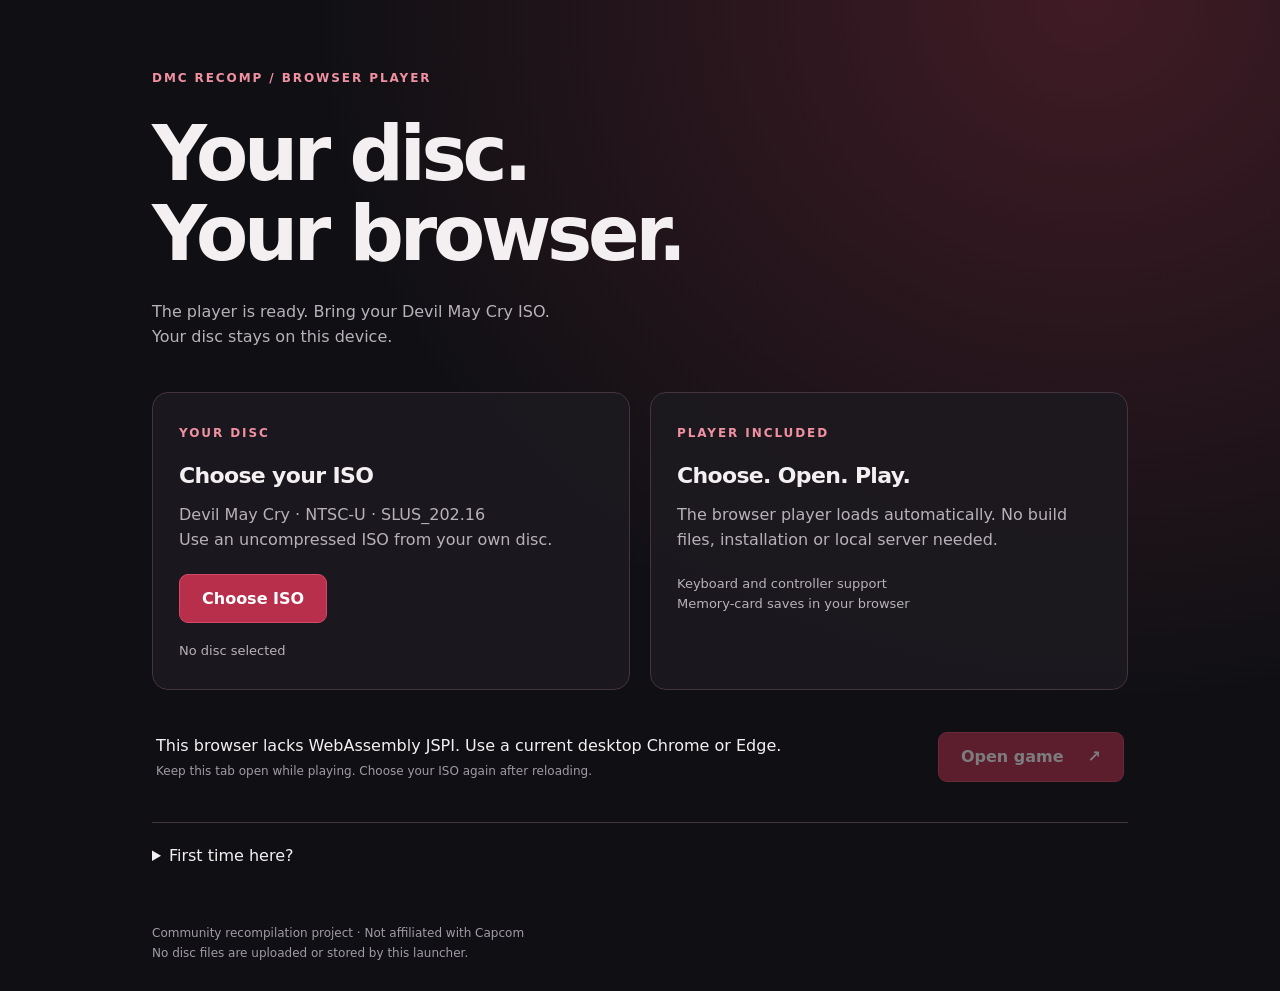
<file: web/pages/index.html>
<!doctype html>
<html lang="en">
<head>
  <meta charset="utf-8">
  <meta name="viewport" content="width=device-width, initial-scale=1">
  <meta name="color-scheme" content="dark">
  <title>Devil May Cry · Browser launcher</title>
  <link rel="stylesheet" href="style.css">
  <script type="module" src="launcher.mjs"></script>
</head>
<body>
  <main id="picker">
    <header><span class="eyebrow">DMC RECOMP / BROWSER PLAYER</span><h1>Your disc.<br>Your browser.</h1><p>The player is ready. Bring your Devil May Cry ISO.<br>Your disc stays on this device.</p></header>
    <div class="steps">
      <section><span class="number">YOUR DISC</span><h2>Choose your ISO</h2><p>Devil May Cry · NTSC-U · SLUS_202.16<br>Use an uncompressed ISO from your own disc.</p><label class="button" for="iso">Choose ISO</label><input id="iso" type="file" accept=".iso" class="file"><p id="iso-status" class="selection">No disc selected</p></section>
      <section><span class="number">PLAYER INCLUDED</span><h2>Choose. Open. Play.</h2><p>The browser player loads automatically. No build files, installation or local server needed.</p><p class="selection">Keyboard and controller support<br>Memory-card saves in your browser</p></section>
    </div>
    <div class="launch"><div><p id="status" role="status" aria-live="polite">Preparing browser…</p><p class="small">Keep this tab open while playing. Choose your ISO again after reloading.</p></div><button id="play" disabled>Open game <span aria-hidden="true">↗</span></button></div>
    <details><summary>First time here?</summary><p>Choose your Devil May Cry NTSC-U disc image, then open the game. The included browser player downloads automatically (about 31 MB). Your ISO is read locally as you play and is never uploaded.</p><p>Use a current desktop Chrome or Edge. WebGPU is recommended. Saves belong to this site’s browser storage; export memory-card backups in the player’s settings. Localhost saves are separate.</p><p><a href="https://github.com/awest813/DMC-Recomp#readme" target="_blank" rel="noopener">Project and controls on GitHub ↗</a></p></details>
    <footer>Community recompilation project · Not affiliated with Capcom<br>No disc files are uploaded or stored by this launcher.</footer>
    <noscript>Enable JavaScript to choose your disc and start the player.</noscript>
  </main>
  <div id="session" hidden><nav><span>LOCAL GAME SESSION</span><button id="back">Close game</button></nav><iframe id="game" title="Devil May Cry player" allow="fullscreen; gamepad; autoplay" allowfullscreen></iframe></div>
</body>
</html>
</file>
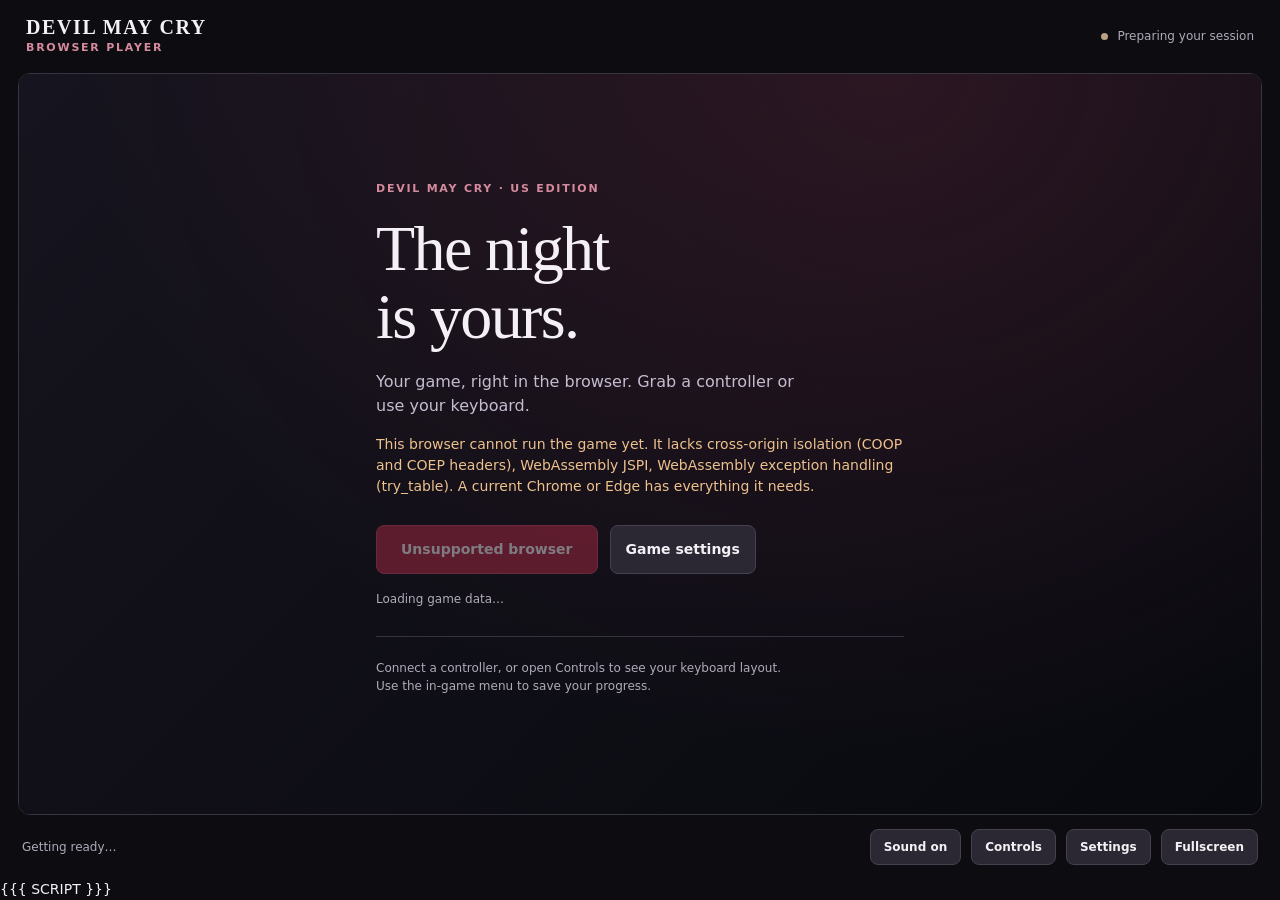
<file: web/shell.html>
<!doctype html>
<html lang="en">
<head>
<meta charset="utf-8">
<meta name="viewport" content="width=device-width, initial-scale=1, viewport-fit=cover">
<title>Devil May Cry — Browser Player</title>
<style>
  :root { color-scheme: dark; --bg: #15151b; --card: #202029; --line: #37333f; --muted: #b0aab9; --accent: #b72c48; }
  * { box-sizing: border-box; }
  [hidden] { display: none !important; }
  html, body { margin: 0; height: 100%; background: #0c0c11; color: #f4f0f6; font: 14px/1.5 system-ui, sans-serif; }
  body { display: flex; flex-direction: column; height: 100dvh; overflow: hidden; }
  button, select, input { font: inherit; }
  button, select { color: inherit; background: #2b2833; border: 1px solid #47404f; padding: 9px 15px; border-radius: 8px; }
  button { cursor: pointer; font-weight: 600; }
  button:hover { background: #3b3343; border-color: #75657f; }
  button:disabled { opacity: .45; cursor: default; }
  :focus-visible { outline: 2px solid #e2a6b6; outline-offset: 4px; }
  .primary { background: var(--accent); border-color: #d14a65; color: #fff; }
  .primary:hover { background: #d03655; }
  .muted { color: var(--muted); }
  #chrome { display: flex; align-items: center; justify-content: space-between; gap: 16px; padding: 16px 26px; }
  .brand { font: 600 20px Georgia, serif; letter-spacing: .08em; }
  .eyebrow { color: #d58b9d; font-size: 11px; font-weight: 700; text-transform: uppercase; letter-spacing: .16em; }
  #session-state { display: inline-flex; align-items: center; gap: 9px; color: var(--muted); font-size: 12px; }
  #session-state::before { content: ''; width: 7px; height: 7px; border-radius: 50%; background: #baa084; }
  body.running #session-state::before { background: #98c7a4; }
  #stage { flex: 1; position: relative; display: flex; align-items: center; justify-content: center; min-height: 0; margin: 0 18px; border: 1px solid var(--line); border-radius: 12px; overflow: hidden; background: #000; }
  canvas { width: 100%; height: 100%; display: block; background: #000; touch-action: none; }
  #bar { display: flex; flex-wrap: wrap; gap: 10px; align-items: center; padding: 14px 22px; }
  #status { flex: 1; min-width: 100px; color: var(--muted); font-size: 12px; }
  #fps { color: #d8cfdc; font-size: 12px; font-variant-numeric: tabular-nums; }
  #bar button { font-size: 12px; padding: 8px 13px; }
  #overlay { position: absolute; z-index: 2; inset: 0; display: grid; place-items: center; padding: 24px; overflow: auto; background: radial-gradient(ellipse at 70% 0%, #63253955, transparent 65%), linear-gradient(135deg, #16141e, #08090f); }
  #panel { max-width: 600px; width: 100%; text-align: left; padding: clamp(4px, 4vw, 36px); }
  #panel h1 { font: 500 clamp(36px, 6vw, 64px)/1.05 Georgia, serif; margin: 18px 0 20px; letter-spacing: -.025em; }
  #panel .intro { color: #c5bdcf; max-width: 440px; font-size: 16px; }
  .start-actions { display: flex; flex-wrap: wrap; gap: 12px; margin-top: 28px; }
  #start { min-width: 190px; padding: 13px 24px; }
  #loading-status { margin: 16px 0 0; font-size: 12px; color: var(--muted); }
  #help { margin: 14px 0; line-height: 1.5; color: #ecc18d; }
  .start-tip { padding-top: 22px; margin-top: 28px; border-top: 1px solid var(--line); color: var(--muted); font-size: 12px; }
  dialog { color: inherit; background: var(--bg); border: 1px solid #544553; border-radius: 16px; padding: 0; width: min(560px, calc(100vw - 28px)); max-height: 88dvh; overflow: auto; box-shadow: 0 24px 100px #000a; }
  dialog::backdrop { background: #05050bb8; backdrop-filter: blur(5px); }
  .dialog-head { display: flex; justify-content: space-between; align-items: center; padding: 22px 26px; border-bottom: 1px solid var(--line); }
  .dialog-head h2 { font: 500 24px Georgia, serif; margin: 0; }
  .close { padding: 3px 11px; font-size: 23px; background: transparent; border-color: transparent; }
  .dialog-body { padding: 0 26px 24px; }
  .dialog-body h3 { font-size: 13px; margin: 24px 0 12px; }
  .setting { display: flex; align-items: center; justify-content: space-between; gap: 18px; margin: 14px 0; }
  .setting select { min-width: 205px; max-width: 65%; }
  .setting input[type=range] { width: min(230px, 60%); accent-color: #dc6a83; }
  .setting output { margin-left: 6px; font-variant-numeric: tabular-nums; }
  .small-note { color: var(--muted); font-size: 12px; }
  .button-row { display: flex; flex-wrap: wrap; gap: 10px; }
  .bindings { margin: 12px 0; display: grid; grid-template-columns: 1fr 1fr; gap: 14px 24px; }
  .bindings div { border-bottom: 1px solid var(--line); padding-bottom: 10px; }
  .bindings dt { color: var(--muted); font-size: 12px; }
  .bindings dd { margin: 5px 0 0; font-weight: 600; }
  #stats { margin-top: 12px; color: #b7adca; font: 11px/1.7 ui-monospace, monospace; overflow-wrap: anywhere; }
  details { margin-top: 24px; border-top: 1px solid var(--line); padding-top: 14px; }
  summary { cursor: pointer; font-size: 12px; color: var(--muted); }
  #toast { position: fixed; z-index: 20; left: 50%; bottom: 88px; transform: translateX(-50%); width: max-content; max-width: calc(100vw - 32px); padding: 12px 20px; border: 1px solid #726070; border-radius: 10px; background: #302632; box-shadow: 0 8px 40px #0008; }
  #fullscreen-tools { display: none; position: fixed; z-index: 3; right: 14px; top: 14px; gap: 8px; opacity: .5; }
  #fullscreen-tools:hover, #fullscreen-tools:focus-within { opacity: 1; }
  body.fullscreen #fullscreen-tools { display: flex; }
  body.fullscreen #chrome { display: none; }
  body.fullscreen #stage { margin: 0; border: 0; border-radius: 0; }
  @media (max-width: 620px) {
    #chrome { padding: 12px 16px; } .brand { font-size: 16px; }
    #stage { margin: 0 8px; } #bar { padding: 10px; gap: 7px; }
    #bar #status { flex-basis: 55%; } #bar button { flex: 1; padding: 10px 8px; }
    #panel { padding: 4px; } .start-tip { margin-top: 18px; padding-top: 14px; }
    .dialog-head { padding: 18px; } .dialog-body { padding: 0 18px 22px; }
    .bindings { gap: 12px 16px; } .setting select { min-width: 160px; }
  }
  .controls { display: none; }
  body.touch { overscroll-behavior: none; overflow-y: auto; -webkit-user-select: none; user-select: none; }
  body.touch #stage { flex: none; width: auto; align-self: stretch; aspect-ratio: 4 / 3; max-height: 60vh; }
  body.touch.wide #stage { aspect-ratio: 16 / 9; }
  body.touch .controls {
    flex: 1; display: grid; grid-template-columns: 1fr 1fr; grid-template-areas: "mid mid" "left right";
    gap: 10px 8px; align-content: center; padding: 8px 12px calc(8px + env(safe-area-inset-bottom));
    touch-action: none; -webkit-touch-callout: none; -webkit-tap-highlight-color: transparent;
    --ctl: #1d2433; --ctl-on: #4a6aa5; --ctl-line: #34405a; --ctl-text: #dfe6f3;
  }
  .cluster { display: flex; flex-direction: column; align-items: center; gap: 12px; }
  .cluster.left { grid-area: left; } .cluster.right { grid-area: right; }
  .cluster.mid { grid-area: mid; flex-direction: row; gap: 10px; justify-self: center; }
  .shoulders { display: flex; gap: 8px; width: 100%; max-width: 160px; }
  .ctl {
    display: flex; align-items: center; justify-content: center; color: var(--ctl-text);
    background: var(--ctl); border: 1px solid var(--ctl-line); font-weight: 600;
  }
  .ctl.on, .dpad span.on { background: var(--ctl-on); }
  .shoulder { flex: 1; height: 38px; border-radius: 12px 12px 6px 6px; }
  .small { padding: 0 12px; height: 30px; border-radius: 15px; font-size: 12px; font-weight: 500; }
  .face { display: grid; grid-template-columns: repeat(3, 50px); grid-template-rows: repeat(3, 50px); }
  .face .ctl { border-radius: 50%; font-size: 20px; }
  .face .tri { grid-area: 1 / 2; } .face .sq { grid-area: 2 / 1; }
  .face .ci { grid-area: 2 / 3; } .face .cr { grid-area: 3 / 2; }
  .dpad { width: 120px; height: 120px; display: grid; grid-template-columns: repeat(3, 40px); grid-template-rows: repeat(3, 40px); }
  .dpad span {
    display: flex; align-items: center; justify-content: center; font-size: 14px;
    color: var(--ctl-text); background: var(--ctl); border: 1px solid var(--ctl-line);
  }
  .dpad .up { grid-area: 1 / 2; border-radius: 8px 8px 0 0; } .dpad .down { grid-area: 3 / 2; border-radius: 0 0 8px 8px; }
  .dpad .left { grid-area: 2 / 1; border-radius: 8px 0 0 8px; } .dpad .right { grid-area: 2 / 3; border-radius: 0 8px 8px 0; }
  .dpad .hub { grid-area: 2 / 2; }
  .stick { position: relative; width: 120px; height: 120px; border-radius: 50%; background: var(--ctl); border: 1px solid var(--ctl-line); }
  .knob {
    position: absolute; left: 50%; top: 50%; width: 52px; height: 52px; margin: -26px 0 0 -26px;
    border-radius: 50%; background: var(--ctl-on); border: 1px solid var(--ctl-line);
  }
  body.touch.hide-controls .controls { display: none; }
  body.fullscreen { background: #000; overflow: hidden; }
  body.fullscreen #bar { display: none; }
  @media (orientation: landscape) {
    body.touch #stage { flex: 1; aspect-ratio: auto; max-height: none; }
    body.touch .controls { position: fixed; inset: 0; display: block; padding: 0; pointer-events: none; z-index: 1;
      --ctl: rgba(255, 255, 255, 0.12); --ctl-on: rgba(255, 255, 255, 0.45); --ctl-line: rgba(255, 255, 255, 0.28); --ctl-text: #fff; }
    body.touch .cluster { position: absolute; top: 8px; bottom: 40px; justify-content: space-between; pointer-events: auto; opacity: 0.75; }
    body.touch .cluster.left { left: calc(10px + env(safe-area-inset-left)); }
    body.touch .cluster.right { right: calc(10px + env(safe-area-inset-right)); }
    body.touch .cluster.mid { top: auto; bottom: 40px; left: 50%; transform: translateX(-50%); }
    body.touch .dpad { width: 105px; height: 105px; grid-template-columns: repeat(3, 35px); grid-template-rows: repeat(3, 35px); }
    body.touch .stick { width: 105px; height: 105px; }
    body.touch .face { grid-template-columns: repeat(3, 44px); grid-template-rows: repeat(3, 44px); }
    body.fullscreen.touch .cluster { bottom: calc(8px + env(safe-area-inset-bottom)); }
    body.fullscreen.touch .cluster.mid { bottom: calc(8px + env(safe-area-inset-bottom)); }
  }
</style>
</head>
<body>
<header id="chrome"><div><span class="brand">DEVIL MAY CRY</span><div class="eyebrow">Browser player</div></div><span id="session-state">Preparing your session</span></header>
<main id="stage"><canvas id="canvas" tabindex="0" aria-label="Game screen"></canvas>
  <div id="overlay"><div id="panel">
    <div class="eyebrow">Devil May Cry · US edition</div>
    <h1>The night<br>is yours.</h1>
    <p class="intro" id="session-intro">Your game, right in the browser. Grab a controller or use your keyboard.</p>
    <p id="help" hidden></p>
    <div class="start-actions"><button id="start" class="primary" disabled>Preparing game…</button><button type="button" data-open="settings-dialog">Game settings</button></div>
    <p id="loading-status" role="status">Loading game data…</p>
    <p class="start-tip">Connect a controller, or open Controls to see your keyboard layout.<br>Use the in-game menu to save your progress.</p>
  </div></div>
</main>
<div id="touch" class="controls" aria-hidden="true">
  <div class="cluster left">
    <div class="shoulders"><div class="ctl shoulder" data-btn="256">L2</div><div class="ctl shoulder" data-btn="1024">L1</div></div>
    <div class="dpad" data-dpad>
      <span class="up" data-dir="16">▲</span><span class="left" data-dir="128">◀</span><span class="hub"></span>
      <span class="right" data-dir="32">▶</span><span class="down" data-dir="64">▼</span>
    </div>
    <div class="stick" data-stick><div class="knob" id="knob"></div></div>
  </div>
  <div class="cluster mid">
    <div class="ctl small" data-btn="1">Select</div>
    <div class="ctl small" data-btn="8">Start</div>
  </div>
  <div class="cluster right">
    <div class="shoulders"><div class="ctl shoulder" data-btn="2048">R1</div><div class="ctl shoulder" data-btn="512">R2</div></div>
    <div class="face">
      <div class="ctl tri" data-btn="4096">△</div>
      <div class="ctl sq" data-btn="32768">□</div>
      <div class="ctl ci" data-btn="8192">○</div>
      <div class="ctl cr" data-btn="16384">✕</div>
    </div>
  </div>
</div>
<footer id="bar"><span id="status" role="status">Getting ready…</span><span id="fps"></span>
  <button id="mute" type="button" aria-pressed="false">Sound on</button>
  <button id="controls-open" type="button" data-open="controls-dialog">Controls</button>
  <button id="settings-open" type="button" data-open="settings-dialog">Settings</button>
  <button id="controls-toggle" type="button" hidden>Hide controls</button>
  <button id="fullscreen" type="button" title="Fullscreen (Alt+Enter or double click)">Fullscreen</button>
</footer>
<div id="fullscreen-tools"><button type="button" data-open="settings-dialog">Settings</button><button id="exit-fullscreen" type="button">Exit fullscreen</button></div>
<div id="toast" role="status" popover="manual" hidden></div>
<dialog id="settings-dialog" aria-labelledby="settings-title">
  <div class="dialog-head"><h2 id="settings-title">Game settings</h2><button class="close" type="button" data-close aria-label="Close settings">×</button></div>
  <div class="dialog-body">
    <p class="small-note live-note">The game keeps running while this panel is open.</p>
    <h3>Sound</h3>
    <label class="setting" for="volume"><span>Volume <output id="volume-value">100%</output></span><input id="volume" type="range" min="0" max="100" value="100"></label>
    <h3>Picture</h3>
    <label class="setting" for="scale"><span>Picture quality</span><select id="scale"><option value="1">1x · Original detail</option><option value="2">2x · Sharper</option><option value="3">3x · Sharpest</option></select></label>
    <label class="setting" for="aspect"><span>Screen shape</span><select id="aspect"><option value="4:3">4:3 · Original</option><option value="16:9">16:9 · Stretched</option></select></label>
    <p class="small-note">Try 1x if sound breaks up or the game slows down. Picture changes restart the session from its starting point; save in the game first.</p>
    <button id="apply-display" type="button" disabled>Apply &amp; restart</button>
    <h3>Memory card</h3>
    <p id="card-status" class="small-note" aria-live="polite">Game saves stay in this browser. Export a backup to keep a separate copy.</p>
    <div class="button-row"><button id="export-card" type="button" disabled>Export backup</button><button id="import-card" type="button" disabled>Import card</button></div>
    <input id="import-file" type="file" accept=".ps2" hidden>
    <details><summary>Performance details</summary><p id="device-name" class="small-note">Checking graphics…</p><div id="stats">No session running.</div></details>
  </div>
</dialog>
<dialog id="controls-dialog" aria-labelledby="controls-title">
  <div class="dialog-head"><h2 id="controls-title">Your controls</h2><button class="close" type="button" data-close aria-label="Close controls">×</button></div>
  <div class="dialog-body">
    <p class="small-note live-note">The game keeps running while this panel is open.</p>
    <p id="controller-status" class="small-note">Keyboard ready. Connect a controller and press a button to use it.</p>
    <h3>Keyboard</h3>
    <dl class="bindings">
      <div><dt>Move up</dt><dd data-binding="lup">↑ / I</dd></div><div><dt>Move down</dt><dd data-binding="ldown">↓ / K</dd></div>
      <div><dt>Move left</dt><dd data-binding="lleft">← / J</dd></div><div><dt>Move right</dt><dd data-binding="lright">→ / L</dd></div>
      <div><dt>Jump / action</dt><dd data-binding="triangle">S</dd></div><div><dt>Sword</dt><dd data-binding="circle">X</dd></div>
      <div><dt>Shoot</dt><dd data-binding="square">A</dd></div><div><dt>Examine / confirm</dt><dd data-binding="cross">Z</dd></div>
      <div><dt>Aim / lock on</dt><dd data-binding="r1">W</dd></div><div><dt>Devil trigger</dt><dd data-binding="l1">Q</dd></div>
      <div><dt>Map</dt><dd data-binding="l2">1</dd></div><div><dt>Game menu</dt><dd data-binding="start">Enter</dd></div>
      <div><dt>Options</dt><dd data-binding="select">Backspace</dd></div><div><dt>R2</dt><dd data-binding="r2">2</dd></div>
      <div><dt>Right stick up</dt><dd data-binding="rup">T</dd></div><div><dt>Right stick down</dt><dd data-binding="rdown">G</dd></div>
      <div><dt>Right stick left</dt><dd data-binding="rleft">F</dd></div><div><dt>Right stick right</dt><dd data-binding="rright">H</dd></div>
      <div><dt>D-pad up</dt><dd data-binding="up">↑</dd></div><div><dt>D-pad down</dt><dd data-binding="down">↓</dd></div>
      <div><dt>D-pad left</dt><dd data-binding="left">←</dd></div><div><dt>D-pad right</dt><dd data-binding="right">→</dd></div>
    </dl>
    <h3>Controller</h3><p class="small-note">Left stick: move · △ / Y: jump · ○ / B: sword · □ / X: shoot · ✕ / A: confirm · R1 / RB: aim.</p>
    <p class="small-note">Fullscreen: Alt+Enter, or double-click the game. Escape leaves fullscreen. Keyboard mappings can be changed in the launcher.</p>
  </div>
</dialog>
<script>
const statusEl = document.getElementById('status');
const CARD_DIR = '/memcard', CARD_FILE = '/memcard/Mcd001.ps2', CARD_BYTES = 8650752;
let noteTimer = 0;
function note(text) {
  clearTimeout(noteTimer);
  const toast = document.getElementById('toast');
  toast.textContent = text;
  toast.hidden = false;
  toast.style.margin = '0'; toast.style.top = 'auto'; toast.style.right = 'auto';
  if (toast.showPopover) toast.showPopover();
  noteTimer = setTimeout(() => {
    if (toast.hidePopover) toast.hidePopover();
    toast.hidden = true;
    noteTimer = 0;
  }, 6000);
}
let cardTimer = 0, cardWriting = false, cardDirty = false;
const cardCallbacks = [];
function storeCard(then) {
  if (then) cardCallbacks.push(then);
  cardDirty = true;
  clearTimeout(cardTimer);
  cardTimer = setTimeout(flushCard, 300);
}
function flushCard() {
  cardTimer = 0;
  if (cardWriting || !cardDirty) return;
  cardWriting = true;
  cardDirty = false;
  const callbacks = cardCallbacks.splice(0);
  const done = (err) => {
    cardWriting = false;
    const cardStatus = document.getElementById('card-status');
    if (err) {
      console.warn('memory card: could not write browser storage', err);
      cardStatus.textContent = 'Browser storage could not save the card. Export a backup before leaving.';
      note('Could not save to browser storage. Export a card backup before leaving.');
    } else cardStatus.textContent = 'Saved in this browser at ' + new Date().toLocaleTimeString() + '. Export a backup for a separate copy.';
    for (const callback of callbacks) callback(err);
    if (cardDirty && !cardTimer) cardTimer = setTimeout(flushCard, 300);
  };
  try { FS.syncfs(false, done); } catch (e) { done(e); }
}
document.getElementById('export-card').addEventListener('click', () => {
  let data = null;
  try { data = FS.readFile(CARD_FILE); } catch (e) {}
  if (!data) {
    note('Nothing saved on the memory card yet');
    return;
  }
  const link = document.createElement('a');
  link.href = URL.createObjectURL(new Blob([data], { type: 'application/octet-stream' }));
  link.download = 'Mcd001.ps2';
  link.click();
  setTimeout(() => URL.revokeObjectURL(link.href), 10000);
});
const importInput = document.getElementById('import-file');
document.getElementById('import-card').addEventListener('click', () => importInput.click());
importInput.addEventListener('change', async () => {
  const file = importInput.files[0];
  importInput.value = '';
  if (!file) return;
  if (file.size !== CARD_BYTES) {
    note('That is not an 8 MB PS2 memory card image (' + CARD_BYTES + ' bytes)');
    return;
  }
  let data;
  try { data = new Uint8Array(await file.arrayBuffer()); }
  catch (e) { note('That file could not be read. Try choosing it again.'); return; }
  if (new TextDecoder().decode(data.subarray(0, 28)) !== 'Sony PS2 Memory Card Format ') {
    note('That file is not a formatted PS2 memory card');
    return;
  }
  if (!confirm('Replace the memory card in slot 1 with ' + file.name + '? The page reloads to use it.')) return;
  try {
    FS.writeFile(CARD_FILE, data);
  } catch (e) {
    note('Import failed: ' + e.message);
    return;
  }
  storeCard((err) => { if (!err) location.reload(); });
});
const statsEl = document.getElementById('stats');
const canvas = document.getElementById('canvas');
const params = new URLSearchParams(location.search);
let openPanel = null;
const sessionState = document.getElementById('session-state');
const loadingStatus = document.getElementById('loading-status');
if (params.has('state')) document.getElementById('session-intro').textContent = 'Pick up from your checkpoint. Your controller or keyboard is ready when you are.';
function clearInput() {
  keys.clear(); fingers.clear();
  touchPad = { buttons: 0, x: 0, y: 0, stick: false };
  for (const el of touchRoot.querySelectorAll('.on')) el.classList.remove('on');
  knob.style.transform = '';
}
for (const button of document.querySelectorAll('[data-open]')) button.addEventListener('click', () => {
  clearInput();
  openPanel = document.getElementById(button.dataset.open);
  for (const el of openPanel.querySelectorAll('.live-note')) el.hidden = !Module.running;
  openPanel.showModal();
});
for (const dialog of document.querySelectorAll('dialog')) {
  dialog.querySelector('[data-close]').addEventListener('click', () => dialog.close());
  dialog.addEventListener('click', (event) => {
    const r = dialog.getBoundingClientRect();
    if (event.target === dialog && (event.clientX < r.left || event.clientX > r.right || event.clientY < r.top || event.clientY > r.bottom)) dialog.close();
  });
  dialog.addEventListener('close', () => { openPanel = null; clearInput(); if (Module.running) canvas.focus(); });
}
window.addEventListener('blur', clearInput);

function missingFeatures() {
  const header = [0, 97, 115, 109, 1, 0, 0, 0, 1, 4, 1, 96, 0, 0, 3, 2, 1, 0, 10];
  const accepts = (body) => {
    try {
      return WebAssembly.validate(new Uint8Array(header.concat([body.length + 2, 1, body.length], body)));
    } catch (e) {
      return false;
    }
  };
  const missing = [];
  if (!window.crossOriginIsolated) missing.push('cross-origin isolation (COOP and COEP headers)');
  if (typeof WebAssembly.Suspending !== 'function') missing.push('WebAssembly JSPI');
  if (!accepts([0, 0x1F, 0x40, 0, 0x0B, 0x0B])) missing.push('WebAssembly exception handling (try_table)');
  if (!accepts([0, 0x12, 0, 0x0B])) missing.push('WebAssembly tail calls');
  if (!accepts([0, 0xFD, 0x0C].concat(new Array(16).fill(0), [0x1A, 0x0B]))) missing.push('WebAssembly SIMD');
  return missing;
}
const missing = missingFeatures();

const touchRoot = document.getElementById('touch'), knob = document.getElementById('knob');
let touchPad = { buttons: 0, x: 0, y: 0, stick: false };
const fingers = new Map();
if (matchMedia('(pointer: coarse)').matches || params.has('touch')) document.body.classList.add('touch');
function circleOf(el) {
  const r = el.getBoundingClientRect();
  return { x: r.left + r.width / 2, y: r.top + r.height / 2, r: r.width / 2 };
}
function onTouch(e) {
  e.preventDefault();
  const seen = new Set();
  let buttons = 0, sx = 0, sy = 0, stick = false;
  for (const t of e.touches) {
    seen.add(t.identifier);
    let f = fingers.get(t.identifier);
    if (!f) {
      const start = document.elementFromPoint(t.clientX, t.clientY);
      const region = start && start.closest('[data-stick],[data-dpad]');
      f = region ? { kind: region.hasAttribute('data-stick') ? 'stick' : 'dpad', el: region } : { kind: 'button' };
      fingers.set(t.identifier, f);
    }
    if (f.kind === 'stick') {
      const c = circleOf(f.el);
      let dx = (t.clientX - c.x) / c.r, dy = (t.clientY - c.y) / c.r;
      const len = Math.hypot(dx, dy);
      if (len > 1) { dx /= len; dy /= len; }
      sx = dx; sy = dy; stick = true;
      knob.style.transform = 'translate(' + (dx * c.r * 0.6) + 'px,' + (dy * c.r * 0.6) + 'px)';
    } else if (f.kind === 'dpad') {
      const d = circleOf(f.el), ox = t.clientX - d.x, oy = t.clientY - d.y;
      if (Math.hypot(ox, oy) > d.r * 0.2) {
        const angle = Math.atan2(oy, ox) * 180 / Math.PI;
        if (angle > -67.5 && angle < 67.5) buttons |= 0x20;
        if (angle > 22.5 && angle < 157.5) buttons |= 0x40;
        if (angle > 112.5 || angle < -112.5) buttons |= 0x80;
        if (angle > -157.5 && angle < -22.5) buttons |= 0x10;
      }
    } else {
      const over = document.elementFromPoint(t.clientX, t.clientY);
      const button = over && over.closest('[data-btn]');
      if (button && touchRoot.contains(button)) buttons |= Number(button.dataset.btn);
    }
  }
  for (const id of [...fingers.keys()]) if (!seen.has(id)) fingers.delete(id);
  if (!stick) knob.style.transform = '';
  touchPad = { buttons, x: sx, y: sy, stick };
  touchRoot.querySelectorAll('[data-btn]').forEach((el) => el.classList.toggle('on', (buttons & Number(el.dataset.btn)) !== 0));
  touchRoot.querySelectorAll('[data-dir]').forEach((el) => el.classList.toggle('on', (buttons & Number(el.dataset.dir)) !== 0));
}
for (const type of ['touchstart', 'touchmove', 'touchend', 'touchcancel']) touchRoot.addEventListener(type, onTouch, { passive: false });

const scaleSelect = document.getElementById('scale');
let scale = params.get('PS2_SCALE');
if (!scale) {
  try { scale = localStorage.getItem('ps2web-scale'); } catch (e) {}
}
scale = ['1', '2', '3'].includes(scale) ? scale : '1';
scaleSelect.value = scale;

const aspectSelect = document.getElementById('aspect');
let aspect = params.get('aspect');
if (!aspect) {
  try { aspect = localStorage.getItem('ps2web-aspect'); } catch (e) {}
}
aspect = aspect === '16:9' ? '16:9' : '4:3';
aspectSelect.value = aspect;
document.body.classList.toggle('wide', aspect === '16:9');
const applyDisplay = document.getElementById('apply-display');
const pendingDisplay = () => { applyDisplay.disabled = scaleSelect.value === scale && aspectSelect.value === aspect; };
scaleSelect.addEventListener('change', pendingDisplay);
aspectSelect.addEventListener('change', pendingDisplay);
applyDisplay.addEventListener('click', () => {
  try {
    localStorage.setItem('ps2web-scale', scaleSelect.value);
    localStorage.setItem('ps2web-aspect', aspectSelect.value);
  } catch (e) {}
  const url = new URL(location.href);
  url.searchParams.set('PS2_SCALE', scaleSelect.value);
  url.searchParams.set('aspect', aspectSelect.value);
  location.href = url.href;
});

const controlsButton = document.getElementById('controls-toggle');
let hideControls = false;
try { hideControls = localStorage.getItem('ps2web-hide-controls') === '1'; } catch (e) {}
function updateControls() {
  const touch = document.body.classList.contains('touch');
  document.body.classList.toggle('hide-controls', hideControls);
  controlsButton.hidden = !touch;
  controlsButton.textContent = hideControls ? 'Show controls' : 'Hide controls';
  fitCanvas();
}
controlsButton.addEventListener('click', () => {
  hideControls = !hideControls;
  try { localStorage.setItem('ps2web-hide-controls', hideControls ? '1' : '0'); } catch (e) {}
  updateControls();
  if (Module.running && !openPanel) canvas.focus();
});

function fitCanvas() {
  const ratio = Math.min(window.devicePixelRatio || 1, 2);
  const width = Math.max(1, Math.round(canvas.clientWidth * ratio));
  const height = Math.max(1, Math.round(canvas.clientHeight * ratio));
  if (canvas.width !== width || canvas.height !== height) {
    canvas.width = width;
    canvas.height = height;
    if (Module.running && Module._ps2web_resize) Module._ps2web_resize(width, height);
  }
}
window.addEventListener('resize', fitCanvas);

const fullscreenButton = document.getElementById('fullscreen');
const root = document.documentElement;
const requestFullscreen = root.requestFullscreen || root.webkitRequestFullscreen;
const exitFullscreen = document.exitFullscreen || document.webkitExitFullscreen;
const nativeFullscreen = () => document.fullscreenElement || document.webkitFullscreenElement;
let fullscreen = false;
function setFullscreen(on) {
  fullscreen = on;
  document.body.classList.toggle('fullscreen', on);
  fullscreenButton.textContent = on ? 'Exit fullscreen' : 'Fullscreen';
  fitCanvas();
  if (Module.running && !openPanel) canvas.focus();
}
function toggleFullscreen() {
  if (fullscreen) {
    if (nativeFullscreen() && exitFullscreen) exitFullscreen.call(document);
    setFullscreen(false);
    return;
  }
  setFullscreen(true);
  if (!requestFullscreen) return;
  const result = requestFullscreen.call(root, { navigationUI: 'hide' });
  if (result && result.then) {
    result.then(() => {
      if (document.body.classList.contains('touch') && screen.orientation && screen.orientation.lock) screen.orientation.lock('landscape').catch(() => {});
    }).catch(() => {});
  }
}
function onFullscreenChange() {
  if (!nativeFullscreen() && fullscreen && requestFullscreen) setFullscreen(false);
  else fitCanvas();
}
document.addEventListener('fullscreenchange', onFullscreenChange);
document.addEventListener('webkitfullscreenchange', onFullscreenChange);
fullscreenButton.addEventListener('click', toggleFullscreen);
document.getElementById('exit-fullscreen').addEventListener('click', toggleFullscreen);
canvas.addEventListener('dblclick', toggleFullscreen);
window.addEventListener('keydown', (e) => {
  if (e.code === 'Escape' && fullscreen && !openPanel && !nativeFullscreen()) { setFullscreen(false); return; }
  if (e.code !== 'Enter' || !e.altKey || e.repeat || openPanel || /^(INPUT|SELECT|TEXTAREA)$/.test(e.target.tagName)) return;
  e.preventDefault();
  toggleFullscreen();
});

const workletSource = `
class Output extends AudioWorkletProcessor {
  constructor(options) {
    super();
    const { buffer, base } = options.processorOptions;
    this.ring = new Uint32Array(buffer, base, 4);
    this.capacity = this.ring[2];
    this.samples = new Int16Array(buffer, base + 16, this.capacity * 2);
    this.left = 0;
    this.right = 0;
    this.playing = false;
    this.fade = 0;
    this.gain = 0;
    this.resumeFrames = Math.min(2880, this.capacity >>> 1);
  }
  process(inputs, outputs) {
    const left = outputs[0][0], right = outputs[0][1];
    const write = Atomics.load(this.ring, 0), mask = this.capacity - 1;
    let read = Atomics.load(this.ring, 1);
    let available = (write - read) >>> 0;
    // Wait for 60 ms at startup and after starvation instead of playing isolated tiny bursts.
    if (!this.playing && this.fade === 0 && available >= this.resumeFrames) {
      this.playing = true;
      this.gain = 0;
    }
    for (let i = 0; i < left.length; ++i) {
      if (this.playing && available !== 0) {
        const at = (read & mask) * 2;
        this.gain = Math.min(1, this.gain + 1 / 240);
        this.left = this.samples[at] / 32768 * this.gain;
        this.right = this.samples[at + 1] / 32768 * this.gain;
        read = (read + 1) >>> 0;
        --available;
      } else {
        if (this.playing) {
          this.playing = false;
          this.fade = 240;
          this.fadeLeft = this.left;
          this.fadeRight = this.right;
        }
        if (this.fade !== 0) {
          const gain = --this.fade / 240;
          this.left = this.fadeLeft * gain;
          this.right = this.fadeRight * gain;
        } else {
          this.left = this.right = 0;
        }
      }
      left[i] = this.left;
      right[i] = this.right;
    }
    Atomics.store(this.ring, 1, read);
    Atomics.store(this.ring, 3, 1);
    return true;
  }
}
registerProcessor('ps2-output', Output);`;

let audio = null, node = null, gainNode = null, audioStarting = null;
let volume = 100, muted = false;
try {
  const saved = Number(localStorage.getItem('ps2web-volume') ?? '100');
  if (Number.isFinite(saved)) volume = Math.max(0, Math.min(100, saved));
  muted = localStorage.getItem('ps2web-muted') === '1';
} catch (e) {}
const volumeInput = document.getElementById('volume');
const muteButton = document.getElementById('mute');
function updateSound() {
  volumeInput.value = volume;
  document.getElementById('volume-value').textContent = volume + '%';
  muteButton.textContent = Module?.running && !node ? 'Retry sound' : muted || volume === 0 ? 'Unmute' : 'Sound on';
  muteButton.setAttribute('aria-pressed', String(muted || volume === 0));
  if (gainNode) gainNode.gain.setTargetAtTime(muted ? 0 : volume / 100, audio.currentTime, 0.015);
  try { localStorage.setItem('ps2web-volume', String(volume)); localStorage.setItem('ps2web-muted', muted ? '1' : '0'); } catch (e) {}
}
volumeInput.addEventListener('input', () => { volume = Number(volumeInput.value); muted = false; updateSound(); });
muteButton.addEventListener('click', async () => {
  muteButton.disabled = true;
  try {
    const retry = Module.running && !node;
    if (retry) await startAudio();
    if (audio?.state === 'suspended') await audio.resume();
    if (retry || volume === 0) { if (volume === 0) volume = 100; muted = false; } else muted = !muted;
    updateSound();
  } catch (e) {
    note('Sound could not start. Check browser audio permissions and try again.');
  } finally {
    muteButton.disabled = false;
    if (Module.running && !openPanel) canvas.focus();
  }
});
function startAudio() {
  if (!audioStarting) audioStarting = initializeAudio().finally(() => { audioStarting = null; });
  return audioStarting;
}
async function initializeAudio() {
  if (node && audio?.state !== 'closed') return;
  audio = new AudioContext({ sampleRate: 48000, latencyHint: 'interactive' });
  const context = audio;
  audio.addEventListener('statechange', () => {
    if (audio === context && context.state !== 'running') Atomics.store(new Uint32Array(Module.HEAPU8.buffer, Module._ps2web_audio_ring(), 4), 3, 0);
  });
  const url = URL.createObjectURL(new Blob([workletSource], { type: 'application/javascript' }));
  try {
    await audio.audioWorklet.addModule(url);
    node = new AudioWorkletNode(audio, 'ps2-output', {
      outputChannelCount: [2],
      processorOptions: { buffer: Module.HEAPU8.buffer, base: Module._ps2web_audio_ring() },
    });
    gainNode = audio.createGain();
    gainNode.gain.value = muted ? 0 : volume / 100;
    node.connect(gainNode).connect(audio.destination);
    await audio.resume();
  } catch (e) {
    node?.disconnect(); node = null; gainNode = null;
    Atomics.store(new Uint32Array(Module.HEAPU8.buffer, Module._ps2web_audio_ring(), 4), 3, 0);
    try { await audio.close(); } catch (_) {}
    audio = null;
    throw e;
  } finally { URL.revokeObjectURL(url); }
}
updateSound();

const keys = new Set();
const keyMap = { ArrowUp: 4, ArrowRight: 5, ArrowDown: 6, ArrowLeft: 7, KeyZ: 14, KeyX: 13, KeyA: 15, KeyS: 12,
                 KeyQ: 10, KeyW: 11, Digit1: 8, Digit2: 9, Enter: 3, Backspace: 0 };
// the left stick from the keyboard: each code pushes the stick one way
const stickMap = { ArrowUp: 'up', ArrowDown: 'down', ArrowLeft: 'left', ArrowRight: 'right', KeyI: 'up', KeyK: 'down', KeyJ: 'left', KeyL: 'right',
                   KeyT: 'rup', KeyG: 'rdown', KeyF: 'rleft', KeyH: 'rright' };
// ?keys=circle:X,K;lup:Up,I replaces the keys of the inputs it names (the launcher writes it from controls.txt)
if (params.get('keys')) {
  const buttonBits = { select: 0, l3: 1, r3: 2, start: 3, up: 4, right: 5, down: 6, left: 7, l2: 8, r2: 9, l1: 10, r1: 11, triangle: 12, circle: 13, cross: 14, square: 15 };
  const stickDirs = { lup: 'up', ldown: 'down', lleft: 'left', lright: 'right', rup: 'rup', rdown: 'rdown', rleft: 'rleft', rright: 'rright' };
  const special = { Up: 'ArrowUp', Down: 'ArrowDown', Left: 'ArrowLeft', Right: 'ArrowRight', Enter: 'Enter', Return: 'Enter', Backspace: 'Backspace',
                    Space: 'Space', Tab: 'Tab', Escape: 'Escape', LShift: 'ShiftLeft', RShift: 'ShiftRight', LCtrl: 'ControlLeft', RCtrl: 'ControlRight', LAlt: 'AltLeft' };
  const code = (name) => special[name] || (/^[A-Za-z]$/.test(name) ? 'Key' + name.toUpperCase() : /^[0-9]$/.test(name) ? 'Digit' + name : null);
  for (const entry of params.get('keys').split(';')) {
    const [input, list = ''] = entry.split(':');
    const codes = list.split(',').map((k) => code(k.trim())).filter(Boolean);
    if (input in buttonBits) {
      for (const k of Object.keys(keyMap)) if (keyMap[k] === buttonBits[input]) delete keyMap[k];
      for (const c of codes) keyMap[c] = buttonBits[input];
    } else if (input in stickDirs) {
      for (const k of Object.keys(stickMap)) if (stickMap[k] === stickDirs[input]) delete stickMap[k];
      for (const c of codes) stickMap[c] = stickDirs[input];
    }
  }
}
const keyLabel = (code) => ({ ArrowUp: '↑', ArrowDown: '↓', ArrowLeft: '←', ArrowRight: '→', Space: 'Space', ShiftLeft: 'Left Shift', ShiftRight: 'Right Shift', ControlLeft: 'Left Ctrl', ControlRight: 'Right Ctrl', AltLeft: 'Left Alt' }[code] || code.replace(/^(Key|Digit)/, ''));
const bindingBits = { triangle: 12, circle: 13, square: 15, cross: 14, r1: 11, l1: 10, l2: 8, r2: 9, start: 3, select: 0, up: 4, down: 6, left: 7, right: 5 };
const bindingDirs = { lup: 'up', ldown: 'down', lleft: 'left', lright: 'right', rup: 'rup', rdown: 'rdown', rleft: 'rleft', rright: 'rright' };
for (const label of document.querySelectorAll('[data-binding]')) {
  const name = label.dataset.binding;
  const codes = name in bindingDirs ? Object.keys(stickMap).filter(k => stickMap[k] === bindingDirs[name]) : Object.keys(keyMap).filter(k => keyMap[k] === bindingBits[name]);
  label.textContent = codes.map(keyLabel).join(' / ') || 'Not assigned';
}
window.addEventListener('keydown', (e) => {
  if (e.defaultPrevented || !Module.running || openPanel || /^(INPUT|SELECT|TEXTAREA|BUTTON)$/.test(e.target.tagName)) return;
  const modifierBound = [...keys].some(k => /^(Control|Alt)/.test(k)) || /^(Control|Alt)/.test(e.code) && (e.code in keyMap || e.code in stickMap);
  if (e.metaKey || (e.altKey || e.ctrlKey) && !modifierBound) return;
  if (e.code in keyMap || e.code in stickMap) { keys.add(e.code); e.preventDefault(); }
});
window.addEventListener('keyup', (e) => { keys.delete(e.code); });
const padButtons = [[0, 14], [1, 13], [2, 15], [3, 12], [4, 10], [5, 11], [6, 8], [7, 9], [8, 0], [9, 3], [10, 1], [11, 2],
                    [12, 4], [13, 6], [14, 7], [15, 5]];
const axis = (v) => Math.max(0, Math.min(255, Math.round((v + 1) * 127.5)));
// the keyboard and touch controls are player 1 along with the first gamepad, a second gamepad is player 2
const players = [0, 1].map(() => ({ plugged: false, pad: -1, pressure: '', strong: 0, weak: 0, rumbleAt: 0 }));
const motorStrength = (v) => v < 16 ? 0 : Math.sqrt(v / 255);
function pollPlayer(port, gamepad, own, blocked = false) {
  const player = players[port];
  const plugged = port === 0 || !!gamepad;
  if (plugged !== player.plugged) {
    player.plugged = plugged;
    Module._ps2web_pad_connected(port, plugged ? 1 : 0);
  }
  if (!plugged) return;
  let buttons = 0, lx = 128, ly = 128, rx = 128, ry = 128;
  const pressure = new Array(16).fill(255);
  if (own) {
    buttons |= touchPad.buttons;
    for (const k of keys) if (k in keyMap) buttons |= 1 << keyMap[k];
    // the arrows are the D-pad and the left stick at once, like the native window: many games only move with the stick
    for (const k of keys) {
      const dir = stickMap[k];
      if (dir === 'left') lx = 0;
      else if (dir === 'right') lx = 255;
      else if (dir === 'up') ly = 0;
      else if (dir === 'down') ly = 255;
      else if (dir === 'rleft') rx = 0;
      else if (dir === 'rright') rx = 255;
      else if (dir === 'rup') ry = 0;
      else if (dir === 'rdown') ry = 255;
    }
    if (touchPad.stick) {
      lx = axis(touchPad.x);
      ly = axis(touchPad.y);
    }
  }
  const full = buttons;
  if (gamepad && !blocked) {
    for (const [index, bit] of padButtons) {
      const b = gamepad.buttons[index];
      if (!b || !(b.pressed || b.value > 0.05)) continue;
      buttons |= 1 << bit;
      if (!(full & (1 << bit))) pressure[bit] = Math.max(1, Math.round((b.value > 0 ? b.value : 1) * 255));
    }
    if (gamepad.axes.length >= 4) {
      if (lx === 128) lx = axis(gamepad.axes[0]);
      if (ly === 128) ly = axis(gamepad.axes[1]);
      if (rx === 128) rx = axis(gamepad.axes[2]);
      if (ry === 128) ry = axis(gamepad.axes[3]);
    }
  }
  const state = buttons + lx * 65536 + ly * 16777216 + rx * 4294967296 + ry * 1099511627776;
  if (state !== player.pad) {
    player.pad = state;
    Module._ps2web_pad(port, buttons, lx, ly, rx, ry);
  }
  const packed = [0, 1, 2, 3].map((i) => pressure[i * 4] | (pressure[i * 4 + 1] << 8) | (pressure[i * 4 + 2] << 16) | (pressure[i * 4 + 3] << 24));
  if (packed.join() !== player.pressure) {
    player.pressure = packed.join();
    Module._ps2web_pressure(port, packed[0], packed[1], packed[2], packed[3]);
  }
  const rumble = Module._ps2web_rumble(port), now = performance.now();
  const strong = blocked ? 0 : motorStrength(rumble >> 8), weak = blocked ? 0 : rumble & 1;
  const actuator = gamepad && gamepad.vibrationActuator;
  if (actuator && (Math.abs(strong - player.strong) > 0.08 || weak !== player.weak || ((strong || weak) && now - player.rumbleAt > 100))) {
    player.strong = strong;
    player.weak = weak;
    player.rumbleAt = now;
    const done = strong || weak ? actuator.playEffect('dual-rumble', { duration: 200, weakMagnitude: weak, strongMagnitude: strong }) : actuator.reset();
    if (done && done.catch) done.catch(() => {});
  }
}
function pollInput() {
  const pads = [...(navigator.getGamepads ? navigator.getGamepads() : [])].filter((pad) => pad);
  pollPlayer(0, pads[0] || null, !openPanel, !!openPanel);
  pollPlayer(1, pads[1] || null, false, !!openPanel);
}

// some browsers cannot show a canvas drawn by another GPU (hybrid laptops on Linux), so each adapter draws a few test frames first
async function canPresent(power) {
  const adapter = await navigator.gpu.requestAdapter({ powerPreference: power });
  if (!adapter) return null;
  const device = await adapter.requestDevice();
  let failed = false;
  device.lost.then((info) => {
    if (info.reason === 'destroyed') return;
    failed = true;
    console.warn('[gpu check] ' + power + ' device lost: ' + info.message);
  });
  device.onuncapturederror = (e) => {
    failed = true;
    console.warn('[gpu check] ' + power + ': ' + e.error.message);
  };
  const probe = document.createElement('canvas');
  probe.width = probe.height = 64;
  probe.style.cssText = 'position:fixed;left:0;top:0;width:2px;height:2px;opacity:0.01;pointer-events:none';
  document.body.appendChild(probe);
  try {
    const context = probe.getContext('webgpu');
    context.configure({ device, format: navigator.gpu.getPreferredCanvasFormat(), alphaMode: 'opaque' });
    for (let i = 0; i < 3 && !failed; ++i) {
      const encoder = device.createCommandEncoder();
      encoder.beginRenderPass({ colorAttachments: [{ view: context.getCurrentTexture().createView(), loadOp: 'clear', storeOp: 'store', clearValue: [0, 0, 0, 1] }] }).end();
      device.queue.submit([encoder.finish()]);
      await new Promise((resolve) => requestAnimationFrame(resolve));
      await device.queue.onSubmittedWorkDone();
    }
  } catch (e) {
    failed = true;
    console.warn('[gpu check] ' + power + ': ' + e);
  }
  probe.remove();
  const name = [adapter.info.vendor, adapter.info.architecture].filter(Boolean).join(' ') || power;
  device.destroy();
  return failed ? null : name;
}

function webgpuHelp(onCpu) {
  return onCpu ? 'Graphics are running on the CPU, so this session may be slow. Try the window version for smoother play.' :
                 'Hardware graphics are unavailable. You can continue with slower graphics, check browser acceleration, or use the window version.';
}

async function chooseGpu() {
  if (!navigator.gpu) {
    Module.gpuHelp = webgpuHelp(false);
    Module.ENV.PS2_GS = 'soft';
    return 'WebGPU unavailable, software renderer';
  }
  const adapter = await navigator.gpu.requestAdapter({ powerPreference: 'high-performance' });
  if (!adapter) {
    Module.gpuHelp = webgpuHelp(false);
    Module.ENV.PS2_GS = 'soft';
    return 'WebGPU has no adapter, software renderer';
  }
  if (adapter.info.isFallbackAdapter || adapter.info.architecture === 'swiftshader') Module.gpuHelp = webgpuHelp(true);
  if (navigator.userAgent.includes('Firefox/')) {
    Module.presentCopy = true;
    return 'Firefox, frames copied to the page';
  }
  const forced = params.get('gpu');
  if (forced !== 'low') {
    const name = await canPresent('high-performance');
    if (name) return 'GPU ' + name;
  }
  const name = await canPresent('low-power');
  if (name) {
    Module.ENV.PS2_GPU_LOW_POWER = '1';
    return 'GPU ' + name;
  }
  Module.presentCopy = true;
  return 'GPU cannot draw to the page, copying frames';
}

let frames = 0, last = performance.now(), lastGpu = 0, lastEmuIdle = 0, lastRenderIdle = 0, lastVuIdle = 0, lastInterpreted = 0;
let shown = 0, fresh = false;
const countShown = () => {
  if (fresh) ++shown;
  fresh = false;
  requestAnimationFrame(countShown);
};
requestAnimationFrame(countShown);
var Module = {
  canvas,
  arguments: ['/game/core.elf'].concat(params.has('arg') ? ['--arg', params.get('arg')] : [], aspect === '16:9' ? ['--widescreen'] : [], params.getAll('press').flatMap((p) => p.split(',').flatMap((x) => ['--press', x]))),
  discUrl: params.get('disc') || 'disc.iso',
  stateUrl: params.get('state'),
  traceDisc: params.has('tracedisc'),
  noSurface: params.has('nosurface'),
  noCard: params.has('nocard'),
  presentCopy: params.has('copy'),
  onHalt: (reason) => {
    Module.running = false;
    document.body.classList.remove('running');
    sessionState.textContent = 'Session ended';
    statusEl.textContent = 'Session ended: ' + reason;
    document.getElementById('overlay').hidden = false;
    loadingStatus.textContent = 'Session ended: ' + reason;
    const start = document.getElementById('start');
    start.disabled = false; start.textContent = 'Start again'; start.dataset.retry = '1';
  },
  onAbort: (reason) => {
    Module.running = false;
    Module.failed = true;
    document.body.classList.remove('running');
    document.getElementById('overlay').hidden = false;
    sessionState.textContent = 'Unable to start';
    loadingStatus.textContent = 'The game could not load. Check the launcher and reload this page.';
    statusEl.textContent = 'Unable to load game';
    const help = document.getElementById('help');
    help.textContent = 'Check that the launcher is running, then try again.'; help.hidden = false;
    console.error('Game initialization failed:', reason);
    const start = document.getElementById('start');
    start.disabled = false; start.textContent = 'Reload game'; start.dataset.retry = '1';
  },
  print: (text) => console.log(text),
  printErr: (text) => console.log(text),
  setStatus: (text) => {
    if (!text || Module.gpuInfo) return;
    const progress = text.match(/^Downloading data\.\.\. \((\d+)\/\d+\)/);
    const message = progress ? 'Loading game data · ' + (Number(progress[1]) / 1048576).toFixed(1) + ' MB' : text;
    statusEl.textContent = message;
    loadingStatus.textContent = message;
  },
  onRuntimeInitialized: () => {
    const start = document.getElementById('start');
    if (missing.length || Module.failed) return;
    start.disabled = false;
    if (!Module.discSize) { Module.onAbort('No disc image was found. Open this game through the launcher.'); return; }
    start.textContent = params.has('state') ? 'Continue game' : 'Start game';
    sessionState.textContent = 'Ready to play';
    loadingStatus.textContent = 'Ready. Your saves stay in this browser.';
    statusEl.textContent = 'Ready to play';
    for (const id of ['export-card', 'import-card']) document.getElementById(id).disabled = Module.noCard;
    if (Module.noCard) document.getElementById('card-status').textContent = 'Memory cards are disabled for this session.';
  },
  preRun: [() => {
    Module.addRunDependency('disc');
    let loadingCard = false;
    if (!Module.noCard) {
      try {
        FS.mkdir(CARD_DIR);
        FS.mount(IDBFS, {}, CARD_DIR);
        Module.addRunDependency('card');
        loadingCard = true;
        FS.syncfs(true, (err) => {
          if (err) {
            console.warn('memory card: could not read browser storage', err);
            document.getElementById('card-status').textContent = 'Browser storage could not be read. Export a backup before leaving.';
          }
          loadingCard = false;
          Module.removeRunDependency('card');
        });
      } catch (e) {
        console.warn('memory card: browser storage is not available', e);
        document.getElementById('card-status').textContent = 'Browser storage is unavailable. Export a backup before leaving.';
        if (loadingCard) Module.removeRunDependency('card');
      }
    }
    for (const [key, value] of params) if (key.startsWith('PS2_')) Module.ENV[key] = value;
    Module.ENV.PS2_SCALE = scale;
    Promise.all([fetch(Module.discUrl, { method: 'HEAD' }), chooseGpu().catch((e) => 'GPU check failed: ' + e)]).then(([r, gpu]) => {
      Module.discSize = r.ok ? Number(r.headers.get('content-length')) || 0 : 0;
      Module.gpuInfo = gpu;
      if (Module.gpuHelp && !missing.length) {
        const help = document.getElementById('help');
        help.textContent = Module.gpuHelp;
        help.hidden = false;
      }
      document.getElementById('device-name').textContent = gpu + (Module.discSize ? ' · Disc ' + (Module.discSize / 1073741824).toFixed(2) + ' GB' : ' · No disc image');
      Module.removeRunDependency('disc');
    }).catch((err) => {
      Module.onAbort('Could not reach the disc image. Check the launcher, then reload.');
      console.warn('disc preparation failed', err);
      Module.removeRunDependency('disc');
    });
  }],
  audioQueuedMs: () => Module._ps2web_audio_queued_ms(),
  ps2CardSaved: () => storeCard(),
  onFrame: () => {
    pollInput();
    ++frames;
    fresh = true;
    const now = performance.now();
    if (now - last >= 1000) {
      const gpu = Module._ps2web_gpu_ms();
      const memory = (Module.HEAPU8.length / 1048576).toFixed(0);
      const emuIdle = Module._ps2web_idle_ms(0), renderIdle = Module._ps2web_idle_ms(1), vuIdle = Module._ps2web_idle_ms(2), span = now - last;
      const interpreted = Module._ps2web_vu_interpreted();
      document.getElementById('fps').textContent = Math.round(frames * 1000 / span) + ' fps';
      const pads = [...(navigator.getGamepads ? navigator.getGamepads() : [])].filter(Boolean);
      document.getElementById('controller-status').textContent = pads.length ? 'Controller connected · ' + pads[0].id : 'Keyboard ready. Connect a controller and press a button to use it.';
      statsEl.textContent = 'frame ' + Module._ps2web_frames() + '   ' + (frames * 1000 / span).toFixed(1) + ' fps (' + (shown * 1000 / span).toFixed(0) + ' on screen)   GPU ' + ((gpu - lastGpu) / span * 100).toFixed(0) +
                            '%   idle emu ' + ((emuIdle - lastEmuIdle) / span * 100).toFixed(0) + '% vu ' + ((vuIdle - lastVuIdle) / span * 100).toFixed(0) +
                            '% gs ' + ((renderIdle - lastRenderIdle) / span * 100).toFixed(0) +
                            '%   heap ' + memory + ' MB   audio ' + Module.audioQueuedMs().toFixed(0) + ' ms' +
                            (interpreted > lastInterpreted ? '   vu1 interpreted ' + Math.round((interpreted - lastInterpreted) * 1000 / span) + '/s' : '');
      lastInterpreted = interpreted;
      lastEmuIdle = emuIdle;
      lastRenderIdle = renderIdle;
      lastVuIdle = vuIdle;
      lastGpu = gpu;
      frames = 0;
      shown = 0;
      last = now;
    }
  },
  noInitialRun: true,
};

updateControls();
if (missing.length) {
  const help = document.getElementById('help');
  help.textContent = 'This browser cannot run the game yet. It lacks ' + missing.join(', ') + '. A current Chrome or Edge has everything it needs.';
  help.hidden = false;
  document.getElementById('start').textContent = 'Unsupported browser';
}

document.getElementById('start').addEventListener('click', async () => {
  const start = document.getElementById('start');
  if (start.dataset.retry) { location.reload(); return; }
  if (Module.running || start.disabled) return;
  start.disabled = true;
  start.textContent = 'Starting…';
  try { await startAudio(); }
  catch (e) { muted = true; updateSound(); note('Sound could not start. You can keep playing and try the sound button again.'); }
  document.getElementById('overlay').hidden = true;
  document.body.classList.add('running');
  sessionState.textContent = 'Playing';
  statusEl.textContent = 'Your session is running';
  Module.running = true;
  updateSound();
  canvas.focus();
  fitCanvas();
  try {
    const result = Module.callMain(Module.arguments);
    if (result?.catch) result.catch((err) => Module.onAbort(err));
  } catch (e) { Module.onAbort(e); }
});
</script>
{{{ SCRIPT }}}
</body>
</html>
</file>
<file: web/pages/style.css>
:root { color-scheme: dark; font: 16px/1.6 system-ui, sans-serif; background: #101014; color: #f4f0f1; }
* { box-sizing: border-box; }
[hidden] { display: none !important; }
body { margin: 0; background: radial-gradient(ellipse at 85% 0, #401b25 0, transparent 50%); min-height: 100dvh; }
main { max-width: 1040px; padding: 64px 32px 28px; margin: auto; }
.eyebrow, .number, nav { font-size: 12px; font-weight: 700; letter-spacing: .16em; color: #f091a2; }
h1 { font-size: clamp(44px, 7vw, 76px); line-height: 1.06; letter-spacing: -.055em; margin: 24px 0; }
h2 { font-size: 22px; letter-spacing: -.03em; margin: 14px 0 8px; }
p { color: #b8b1ba; margin: 0 0 20px; }
.steps { display: grid; grid-template-columns: 1fr 1fr; gap: 20px; margin: 42px 0 22px; }
section { padding: 26px; border: 1px solid #44343d; border-radius: 16px; background: #1c191fe8; }
section p { min-height: 52px; }
button, .button { display: inline-flex; justify-content: center; align-items: center; gap: 24px; border: 1px solid #d34a66; border-radius: 9px; background: #b82f4c; color: white; font: inherit; font-weight: 650; padding: 11px 22px; cursor: pointer; text-decoration: none; }
.secondary, #back { background: #302630; border-color: #65505e; }
button:disabled { opacity: .45; cursor: default; }
button:hover:enabled, .button:hover { filter: brightness(1.15); }
:focus-visible, .button:has(+ input:focus-visible) { outline: 3px solid #f3b1be; outline-offset: 5px; }
.file { position: absolute; width: 1px; height: 1px; opacity: 0; }
.selection { font-size: 13px; margin: 18px 0 0; min-height: 22px; overflow-wrap: anywhere; }
.launch { display: flex; gap: 24px; align-items: center; justify-content: space-between; padding: 20px 4px; }
#status { color: #f4f0f1; margin-bottom: 4px; }
.small, footer { font-size: 12px; color: #a29aa6; margin: 0; }
details { border-top: 1px solid #44343d; margin-top: 20px; padding: 20px 0; }
summary { cursor: pointer; margin-bottom: 16px; }
details p { max-width: 780px; font-size: 14px; }
code { color: #f0c5ce; overflow-wrap: anywhere; }
a { color: #f0a1b2; }
footer { padding-top: 20px; }
#session { height: 100dvh; display: flex; flex-direction: column; }
nav { display: flex; justify-content: space-between; align-items: center; padding: 8px 18px; background: #1c191f; }
#back { font-size: 13px; letter-spacing: 0; padding: 6px 14px; }
iframe { width: 100%; flex: 1; min-height: 0; border: 0; background: #0c0c11; }
@media (max-width: 650px) { main { padding: 34px 20px 24px; } .steps { grid-template-columns: 1fr; margin-top: 30px; } .launch { align-items: stretch; flex-direction: column; } section { padding: 22px; } }
</file>
